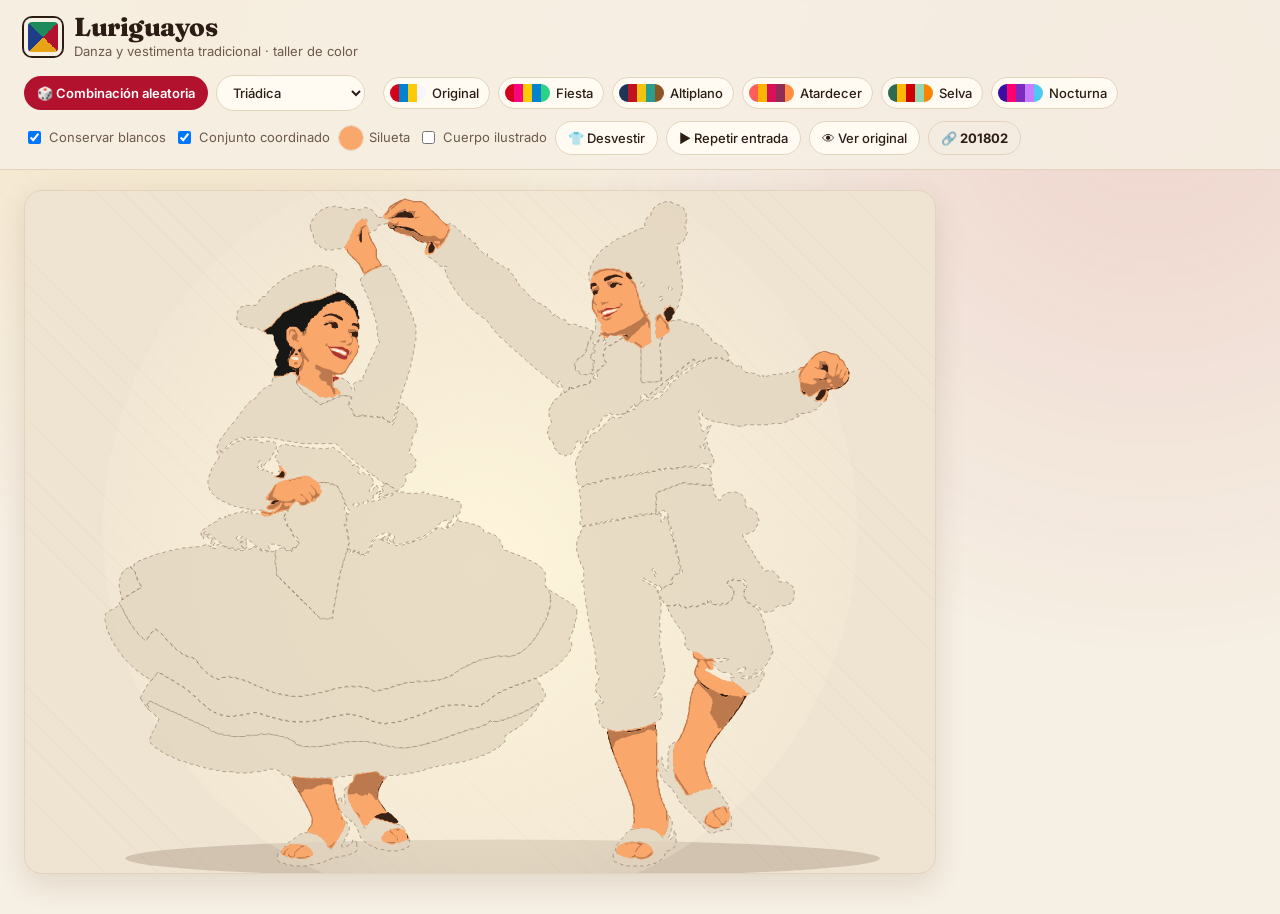
<file: taller.html>
<!doctype html>
<html lang="es">
<head>
<meta charset="utf-8">
<meta name="viewport" content="width=device-width, initial-scale=1">
<title>Luriguayos · Taller de color</title>
<link rel="preconnect" href="https://fonts.googleapis.com">
<link href="https://fonts.googleapis.com/css2?family=Fraunces:opsz,wght@9..144,600;9..144,800&family=Inter:wght@400;500;600&display=swap" rel="stylesheet">
<link rel="stylesheet" href="estilos.css?v=4">
<link rel="stylesheet" href="escena.css?v=4">
</head>
<body>
<header class="cabecera">
  <div class="marca">
    <span class="tocapu" aria-hidden="true"></span>
    <div>
      <h1>Luriguayos</h1>
      <p>Danza y vestimenta tradicional · taller de color</p>
    </div>
  </div>
  <div class="controles">
    <div class="grupo">
      <button id="btn-azar" class="btn primario">🎲 Combinación aleatoria</button>
      <select id="esquema" title="Armonía de la combinación aleatoria">
        <option value="analoga">Análoga</option>
        <option value="complementaria">Complementaria</option>
        <option value="triadica" selected>Triádica</option>
        <option value="tetradica">Tetrádica</option>
        <option value="libre">Libre</option>
      </select>
    </div>
    <div class="grupo paletas" id="paletas"></div>
    <div class="grupo opciones">
      <label><input type="checkbox" id="opt-blancos" checked> Conservar blancos</label>
      <label><input type="checkbox" id="opt-conjunto" checked> Conjunto coordinado</label>
      <label class="tono-silueta" title="Tono de la silueta de los cuerpos"><input type="color" id="opt-silueta"> Silueta</label>
      <label><input type="checkbox" id="opt-ilustrado"> Cuerpo ilustrado</label>
      <button id="btn-vestir" class="btn">👕 Desvestir</button>
      <button id="btn-replay" class="btn">▶ Repetir entrada</button>
      <button id="btn-original" class="btn" title="Mantén presionado para ver la ilustración original">👁 Ver original</button>
      <button id="btn-seed" class="btn sutil" title="Copiar enlace de esta combinación">🔗 <b id="seed"></b></button>
    </div>
  </div>
</header>

<div class="disposicion">
  <main class="escenario-modelo">
    <svg id="escena" viewBox="0 0 1448 1086" aria-label="Pareja de danzantes luriguayos">
      <defs>
        <radialGradient id="foco" cx="50%" cy="55%" r="60%">
          <stop offset="0" stop-color="#fff6dc" stop-opacity=".95"/>
          <stop offset="1" stop-color="#fff6dc" stop-opacity="0"/>
        </radialGradient>
        <linearGradient id="grad-brillo" x1="0" x2="1" y1="0" y2="0">
          <stop offset="0" stop-color="#fff" stop-opacity="0"/>
          <stop offset=".5" stop-color="#fff" stop-opacity=".75"/>
          <stop offset="1" stop-color="#fff" stop-opacity="0"/>
        </linearGradient>
        <filter id="aura" x="-10%" y="-10%" width="120%" height="120%">
          <feMorphology in="SourceAlpha" operator="dilate" radius="4" result="borde"/>
          <feFlood flood-color="#f2b705"/>
          <feComposite in2="borde" operator="in" result="aura"/>
          <feGaussianBlur in="aura" stdDeviation="4" result="suave"/>
          <feMerge><feMergeNode in="suave"/><feMergeNode in="SourceGraphic"/></feMerge>
        </filter>
      </defs>
      <ellipse class="piso" cx="760" cy="1062" rx="600" ry="30"/>
      <circle class="halo" cx="724" cy="540" r="600" fill="url(#foco)"/>
      <g id="mundo">
        <g id="fantasmas"></g>
        <g id="cuerpo"></g>
        <g id="base" style="display:none"></g>
        <g id="prendas"></g>
        <g id="brillos"></g>
      </g>
      <image id="ref" href="data/referencia.png" x="0" y="0" width="1448" height="1086" opacity="0" pointer-events="none"/>
    </svg>
    <div id="etiqueta" class="etiqueta"></div>
  </main>

  <aside class="panel" id="panel">
    <div class="panel-vacio" id="panel-vacio">
      <b>Toca una prenda</b>
      <p>para cambiar sus colores por zona. Vuelve a tocarla para editar un tono exacto.</p>
      <ul class="lista-prendas" id="lista-prendas"></ul>
    </div>
    <div class="panel-prenda" id="panel-prenda" hidden>
      <div class="pieza-cab">
        <div><h2 id="pp-nombre"></h2><small id="pp-info"></small></div>
        <div class="acciones">
          <button class="btn" id="pp-azar" title="Color aleatorio para esta prenda">🎲</button>
          <button class="btn" id="pp-orig" title="Colores originales">↺</button>
          <button class="btn" id="pp-cerrar" title="Cerrar">×</button>
        </div>
      </div>
      <div class="roles" id="pp-roles"></div>
    </div>
  </aside>
</div>

<div id="pop" class="pop" hidden>
  <div class="pop-cab">
    <span class="pop-muestra" id="pop-muestra"></span>
    <div><b id="pop-titulo">Tono</b><small id="pop-sub"></small></div>
    <button class="pop-x" id="pop-cerrar" aria-label="Cerrar">×</button>
  </div>
  <input type="color" id="pop-color">
  <div class="pop-acciones">
    <button class="btn" id="pop-reset">↺ Restablecer tono</button>
  </div>
</div>

<div id="toast" class="toast"></div>

<script src="https://cdnjs.cloudflare.com/ajax/libs/gsap/3.12.5/gsap.min.js"></script>
<script src="data/escena.js?v=7"></script>
<script src="motor.js?v=4"></script>
<script src="silueta.js?v=1"></script>
<script src="escena.js?v=7"></script>
</body>
</html>
</file>
<file: estilos.css>
:root {
  --fondo: #f6efe3;
  --fondo-2: #efe4d2;
  --tarjeta: #fffaf2;
  --tinta: #2b1d14;
  --tinta-2: #6d5a4a;
  --borde: #e2d3bd;
  --grana: #b3122e;
  --oro: #e8a317;
  --anil: #1f3c88;
  --sombra: 0 10px 30px rgba(70, 40, 10, .12);
  --radio: 18px;
}
@media (prefers-color-scheme: dark) {
  :root:not([data-theme="light"]) {
    --fondo: #17120f;
    --fondo-2: #211a15;
    --tarjeta: #251d17;
    --tinta: #f6ebdd;
    --tinta-2: #bba895;
    --borde: #3a2e25;
    --sombra: 0 10px 30px rgba(0, 0, 0, .45);
  }
}

* { box-sizing: border-box; }
body {
  margin: 0;
  font: 15px/1.45 Inter, system-ui, sans-serif;
  color: var(--tinta);
  background:
    radial-gradient(circle at 15% 0%, color-mix(in srgb, var(--oro) 14%, transparent), transparent 40%),
    radial-gradient(circle at 90% 10%, color-mix(in srgb, var(--grana) 12%, transparent), transparent 40%),
    var(--fondo);
  min-height: 100vh;
}

/* ---------- cabecera ---------- */
.cabecera {
  position: sticky; top: 0; z-index: 10;
  display: flex; flex-wrap: wrap; gap: 14px 28px; align-items: center; justify-content: space-between;
  padding: 14px 24px;
  background: color-mix(in srgb, var(--fondo) 85%, transparent);
  backdrop-filter: blur(10px);
  border-bottom: 1px solid var(--borde);
}
.marca { display: flex; gap: 12px; align-items: center; }
.marca h1 { margin: 0; font: 800 26px/1 Fraunces, serif; letter-spacing: -.5px; }
.marca p { margin: 2px 0 0; color: var(--tinta-2); font-size: 13px; }
.tocapu {
  width: 38px; height: 38px; border-radius: 8px;
  background:
    conic-gradient(from 45deg, var(--grana) 0 25%, var(--oro) 0 50%, var(--anil) 0 75%, #1c8a5a 0);
  box-shadow: inset 0 0 0 4px var(--fondo), 0 0 0 2px var(--tinta);
}
.controles { display: flex; flex-wrap: wrap; gap: 10px 18px; align-items: center; }
.grupo { display: flex; flex-wrap: wrap; gap: 8px; align-items: center; }
.opciones label { font-size: 13px; color: var(--tinta-2); display: flex; gap: 5px; align-items: center; cursor: pointer; }

.btn, select {
  font: 500 13px Inter, sans-serif;
  border: 1px solid var(--borde); background: var(--tarjeta); color: var(--tinta);
  padding: 8px 12px; border-radius: 999px; cursor: pointer;
  transition: transform .15s, box-shadow .15s, background .15s;
}
.btn:hover { transform: translateY(-1px); box-shadow: var(--sombra); }
.btn:active { transform: translateY(1px); }
.btn.primario { background: var(--grana); color: #fff; border-color: transparent; font-weight: 600; }
.btn.sutil { background: transparent; }
.paleta-btn { display: flex; align-items: center; gap: 6px; padding: 6px 10px 6px 6px; }
.paleta-btn i { display: flex; border-radius: 999px; overflow: hidden; }
.paleta-btn i span { width: 9px; height: 18px; }

/* ---------- escenario ---------- */
.escenario {
  display: grid; gap: 24px;
  grid-template-columns: repeat(auto-fit, minmax(300px, 1fr));
  padding: 28px 24px 60px; max-width: 1400px; margin: 0 auto;
}
.pieza {
  position: relative;
  background: var(--tarjeta); border: 1px solid var(--borde); border-radius: var(--radio);
  box-shadow: var(--sombra); padding: 16px; display: flex; flex-direction: column; gap: 12px;
  transition: box-shadow .25s;
}
.pieza:hover { box-shadow: 0 18px 50px rgba(120, 30, 20, .22); }
.pieza-cab { display: flex; justify-content: space-between; align-items: center; gap: 8px; }
.pieza-cab h2 { margin: 0; font: 600 19px Fraunces, serif; text-transform: capitalize; }
.pieza-cab small { color: var(--tinta-2); }
.pieza-cab .acciones { display: flex; gap: 6px; }
.pieza-cab .btn { padding: 6px 10px; }

.lienzo {
  position: relative; height: 380px;
  border-radius: 12px;
  background:
    repeating-linear-gradient(45deg, transparent 0 14px, color-mix(in srgb, var(--borde) 35%, transparent) 14px 15px),
    var(--fondo-2);
  overflow: hidden;
}
.lienzo .flota { position: absolute; inset: 6%; }
.lienzo svg {
  position: absolute; inset: 0; width: 100%; height: 100%; overflow: visible;
  filter: drop-shadow(0 8px 10px rgba(40, 20, 0, .25));
  transition: filter .3s;
}
.pieza:hover .lienzo svg { filter: drop-shadow(0 0 14px color-mix(in srgb, var(--oro) 70%, transparent)) drop-shadow(0 8px 10px rgba(40, 20, 0, .25)); }
.tono { cursor: crosshair; transition: opacity .2s; }
.lienzo.enfocado .tono:not(.activo) { opacity: .12; }

/* ---------- roles ---------- */
.roles { display: flex; flex-wrap: wrap; gap: 8px; }
.rol {
  display: flex; align-items: center; gap: 6px;
  padding: 4px 10px 4px 4px; border-radius: 999px;
  border: 1px solid var(--borde); background: var(--fondo);
  font-size: 12.5px; cursor: pointer; user-select: none;
}
.rol input[type=color] {
  width: 24px; height: 24px; padding: 0; border: 0; border-radius: 50%;
  background: none; cursor: pointer;
}
.rol input[type=color]::-webkit-color-swatch-wrapper { padding: 0; }
.rol input[type=color]::-webkit-color-swatch { border: 2px solid rgba(0,0,0,.15); border-radius: 50%; }
.rol input[type=color]::-moz-color-swatch { border: 2px solid rgba(0,0,0,.15); border-radius: 50%; }
.rol em { font-style: normal; color: var(--tinta-2); font-size: 11px; }
.rol.fijo { opacity: .6; cursor: default; }
.rol.fijo input { pointer-events: none; }
.rol:hover { border-color: var(--tinta-2); }

/* ---------- popover de tono ---------- */
.pop {
  position: fixed; z-index: 50; width: 230px;
  background: var(--tarjeta); border: 1px solid var(--borde); border-radius: 14px;
  box-shadow: 0 20px 50px rgba(0,0,0,.25); padding: 12px; display: grid; gap: 10px;
}
.pop[hidden] { display: none; }
.pop-cab { display: flex; gap: 10px; align-items: center; }
.pop-cab small { display: block; color: var(--tinta-2); font-size: 11.5px; }
.pop-muestra { width: 28px; height: 28px; border-radius: 8px; border: 1px solid var(--borde); flex: none; }
.pop-x { margin-left: auto; border: 0; background: none; color: var(--tinta); font-size: 20px; cursor: pointer; }
.pop input[type=color] { width: 100%; height: 40px; border: 1px solid var(--borde); border-radius: 10px; background: none; padding: 2px; cursor: pointer; }

.toast {
  position: fixed; left: 50%; bottom: 24px;
  background: var(--tinta); color: var(--fondo); padding: 10px 16px; border-radius: 999px;
  font-size: 13px; opacity: 0; pointer-events: none; z-index: 60;
}

@media (max-width: 640px) {
  .cabecera { padding: 12px 16px; position: static; }
  .escenario { padding: 18px 16px 40px; grid-template-columns: 1fr; }
  .lienzo { height: 300px; }
}
</file>
<file: escena.css>
[hidden] { display: none !important; }

.disposicion {
  display: grid; grid-template-columns: minmax(0, 1fr) 300px; gap: 20px;
  padding: 20px 24px 40px; max-width: 1600px; margin: 0 auto;
}
.escenario-modelo {
  position: relative;
  background:
    repeating-linear-gradient(45deg, transparent 0 18px, color-mix(in srgb, var(--borde) 30%, transparent) 18px 19px),
    var(--fondo-2);
  border: 1px solid var(--borde); border-radius: var(--radio); box-shadow: var(--sombra);
  overflow: hidden;
}
#escena path { fill-rule: nonzero; }
#escena { display: block; width: 100%; height: auto; max-height: calc(100vh - 190px); }
.piso { fill: rgba(60, 30, 10, .16); }
.fantasma { fill: color-mix(in srgb, var(--borde) 70%, transparent); stroke: none; }
/* el contorno punteado solo se ve mientras las prendas no están puestas */
#escena.guia .fantasma { stroke: var(--tinta-2); stroke-width: 1.5; stroke-dasharray: 6 5; stroke-opacity: .5; }
.prenda { cursor: pointer; }
.prenda:hover, .prenda.hover { filter: brightness(1.07) saturate(1.12); }
.prenda.sel, .prenda.sel:hover { filter: url(#aura); }
.brillo { pointer-events: none; mix-blend-mode: soft-light; }
#base { pointer-events: none; }

.etiqueta {
  position: absolute; pointer-events: none; padding: 5px 10px; border-radius: 999px;
  background: var(--tinta); color: var(--fondo); font-size: 12.5px; font-weight: 600;
  opacity: 0; transform: translate(-50%, -150%); white-space: nowrap; transition: opacity .15s;
}

.panel { display: flex; flex-direction: column; gap: 16px; align-self: start; position: sticky; top: 150px; }
.panel-vacio, .panel-prenda {
  background: var(--tarjeta); border: 1px solid var(--borde); border-radius: var(--radio);
  box-shadow: var(--sombra); padding: 16px;
}
.panel-vacio p { margin: 6px 0 12px; color: var(--tinta-2); font-size: 13.5px; }
.panel-prenda { display: grid; gap: 12px; }
.lista-prendas { list-style: none; margin: 0; padding: 0; display: flex; flex-wrap: wrap; gap: 6px; }
.lista-prendas .lista-titulo { width: 100%; font: 600 13px Fraunces, serif; color: var(--tinta-2); margin-top: 6px; }
.lista-prendas button {
  font: 500 12.5px Inter, sans-serif; border: 1px solid var(--borde); background: var(--fondo);
  color: var(--tinta); border-radius: 999px; padding: 5px 10px; cursor: pointer;
}
.lista-prendas button:hover { border-color: var(--grana); color: var(--grana); }

@media (max-width: 960px) {
  .disposicion { grid-template-columns: 1fr; padding: 14px 16px 30px; }
  .panel { position: static; }
  #escena { max-height: none; }
}

.tono-silueta input[type=color] { width: 26px; height: 26px; padding: 0; border: 1px solid var(--borde); border-radius: 50%; background: none; cursor: pointer; }
.tono-silueta input[type=color]::-webkit-color-swatch-wrapper { padding: 0; }
.tono-silueta input[type=color]::-webkit-color-swatch { border: 0; border-radius: 50%; }
#cuerpo { pointer-events: none; }
</file>
